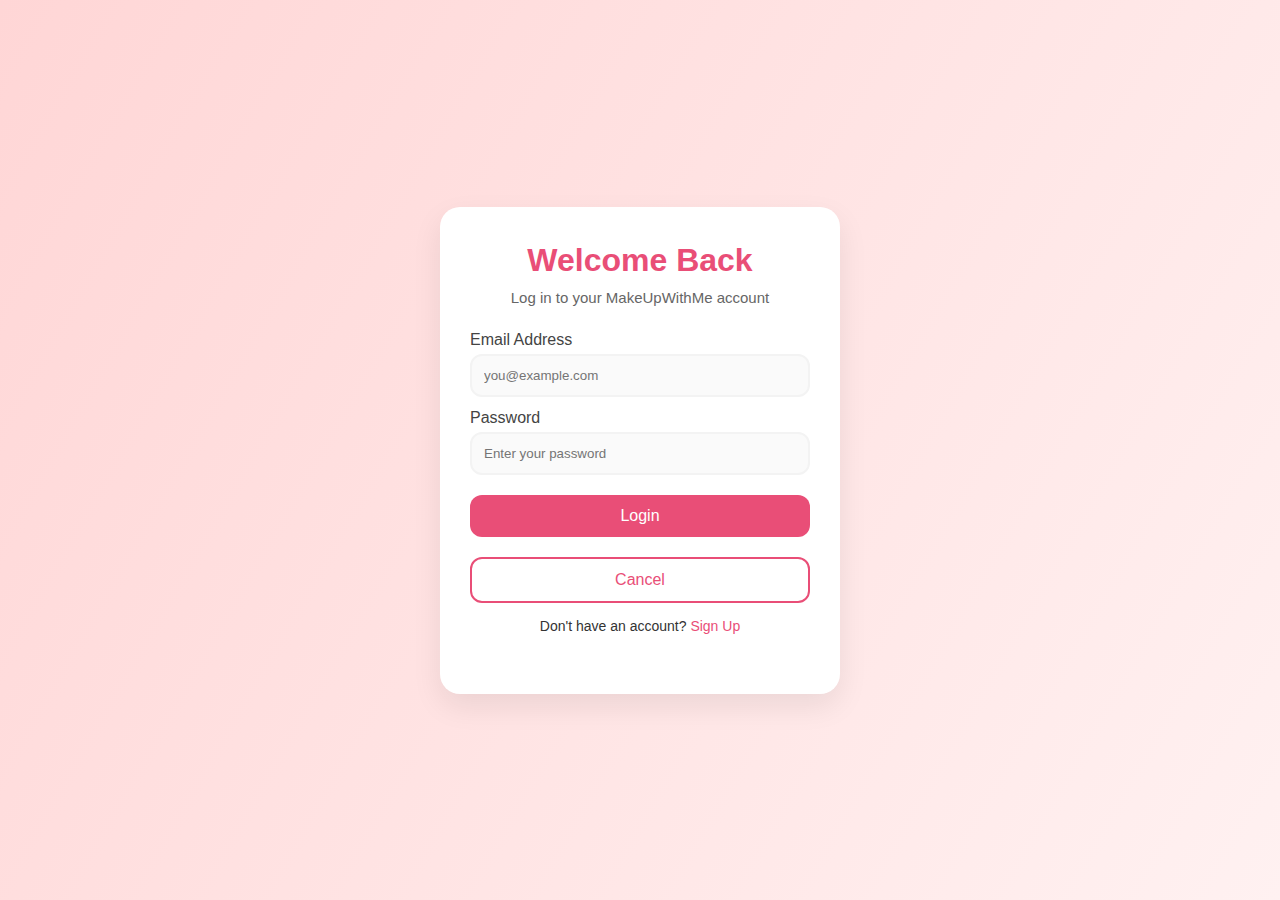
<file: login.html>
<!DOCTYPE html>
<html lang="en">
<head>
    <meta charset="UTF-8">
    <meta name="viewport" content="width=device-width, initial-scale=1.0">
    <title>MakeUpWithMe — Login</title>
    <style>
        /* Reset default styles */
        * {
            margin: 0;
            padding: 0;
            box-sizing: border-box;
        }

        body {
            background: linear-gradient(120deg, #FFD6D6, #FFF1F1);
            font-family: 'Segoe UI', Tahoma, Geneva, Verdana, sans-serif;
            display: flex;
            justify-content: center;
            align-items: center;
            min-height: 100vh;
        }

        .login-card {
            background: white;
            width: 100%;
            max-width: 400px;
            padding: 35px 30px;
            border-radius: 20px;
            box-shadow: 0 12px 30px rgba(0,0,0,0.08);
            text-align: center;
        }

        .login-card h1 {
            color: #E94E77;
            margin-bottom: 10px;
        }

        .login-card p {
            color: #666;
            margin-bottom: 25px;
            font-size: 15px;
        }

        label {
            display: block;
            text-align: left;
            margin: 12px 0 5px;
            font-weight: 500;
            color: #444;
        }

        input {
            width: 100%;
            padding: 12px;
            border: 2px solid #f3f3f3;
            border-radius: 12px;
            outline: none;
            transition: 0.3s ease;
            background: #fafafa;
        }

        input:focus {
            border-color: #E94E77;
            background: #fff;
            box-shadow: 0 0 0 3px rgba(233, 78, 119, 0.1);
        }

        .btn {
            background-color: #E94E77;
            color: white;
            border: none;
            width: 100%;
            padding: 12px;
            border-radius: 12px;
            margin-top: 20px;
            font-size: 16px;
            cursor: pointer;
            transition: 0.3s ease;
        }

        .btn:hover {
            background-color: #d83165;
        }

        .btn-cancel {
            background: transparent;
            color: #E94E77;
            border: 2px solid #E94E77;
        }

        .btn-cancel:hover {
            background: #E94E77;
            color: white;
        }

        .signup-link {
            margin-top: 15px;
            display: block;
            color: #333;
            font-size: 14px;
        }

        .signup-link a {
            color: #E94E77;
            text-decoration: none;
        }

        .signup-link a:hover {
            text-decoration: underline;
        }

        .error {
            color: red;
            font-size: 14px;
            margin-top: 10px;
        }
    </style>
</head>
<body>

<div class="login-card">
    <h1>Welcome Back</h1>
    <p>Log in to your MakeUpWithMe account</p>

    <form onsubmit="return validateLogin()" action="dashboard.html">
        <label for="email">Email Address</label>
        <input type="text" id="email" name="email" placeholder="you@example.com">

        <label for="password">Password</label>
        <input type="password" id="password" name="password" placeholder="Enter your password">

        <button class="btn" type="submit">Login</button>
        <button class="btn btn-cancel" type="reset">Cancel</button>

        <span class="signup-link">Don't have an account? <a href="signup.html">Sign Up</a></span>
        <p id="errorMsg" class="error"></p>
    </form>
</div>

<script>
function validateLogin() {
    let email = document.getElementById("email").value.trim();
    let password = document.getElementById("password").value.trim();
    let error = "";

    if (!/^[\w\.-]+@[a-zA-Z\d\.-]+\.[a-zA-Z]{2,}$/.test(email)) {
        error = "Please enter a valid email address.";
    } else if (password.length < 6) {
        error = "Password must be at least 6 characters long.";
    }

    document.getElementById("errorMsg").textContent = error;
    return error === "";
}
</script>

</body>
</html>
</file>
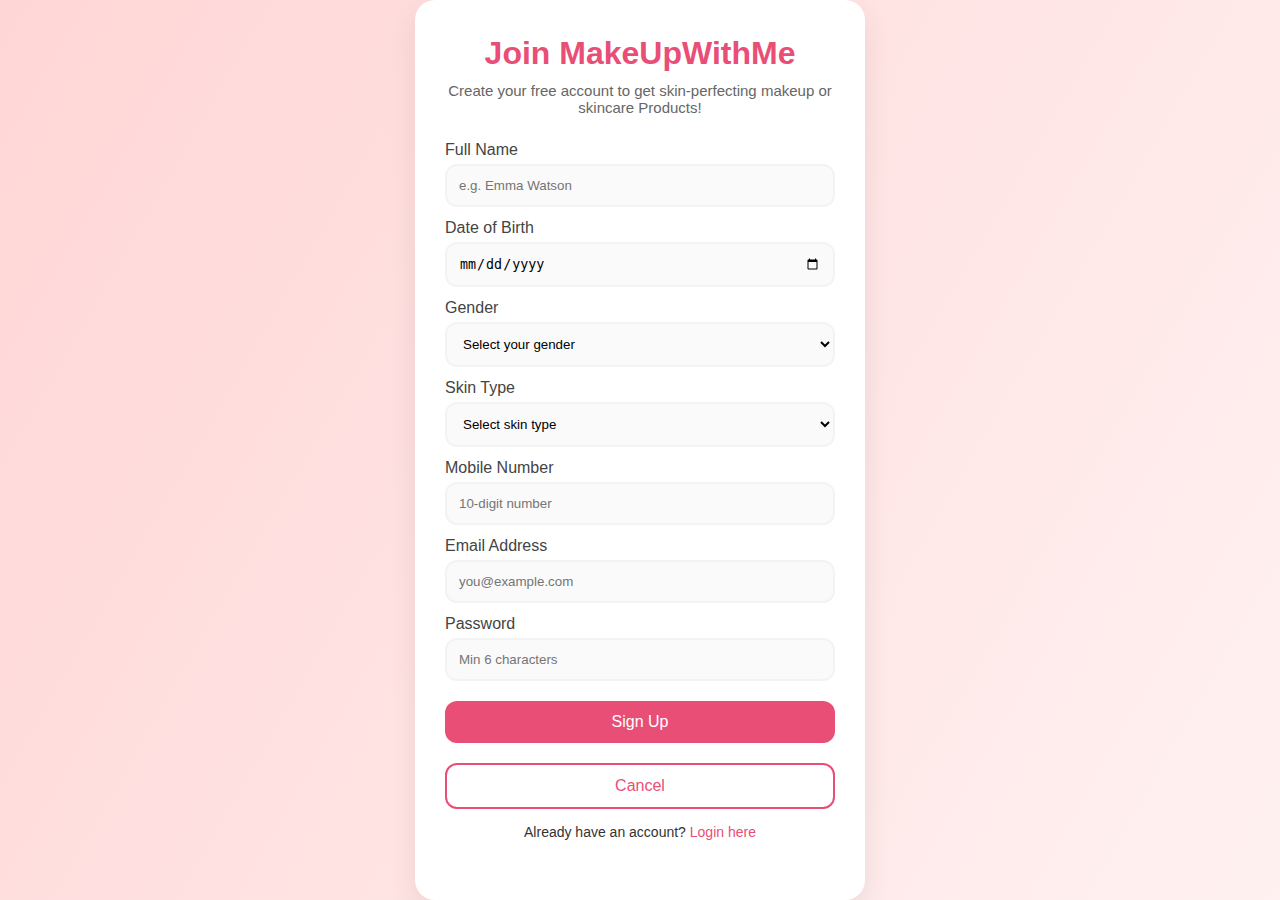
<file: signup.html>
<!DOCTYPE html>
<html lang="en">
<head>
    <meta charset="UTF-8">
    <meta name="viewport" content="width=device-width, initial-scale=1.0">
    <title>MakeUpWithMe — Create Account</title>
    <style>
        /* Reset default browser styles */
        * {
            margin: 0;
            padding: 0;
            box-sizing: border-box;
        }

        body {
            background: linear-gradient(120deg, #FFD6D6, #FFF1F1);
            font-family: 'Segoe UI', Tahoma, Geneva, Verdana, sans-serif;
            display: flex;
            justify-content: center;
            align-items: center;
            min-height: 100vh;
        }

        .registration-card {
            background: white;
            width: 100%;
            max-width: 450px;
            padding: 35px 30px;
            border-radius: 20px;
            box-shadow: 0 12px 30px rgba(0,0,0,0.08);
            text-align: center;
        }

        .registration-card h1 {
            color: #E94E77;
            margin-bottom: 10px;
        }

        .registration-card p {
            color: #666;
            margin-bottom: 25px;
            font-size: 15px;
        }

        label {
            display: block;
            text-align: left;
            margin: 12px 0 5px;
            font-weight: 500;
            color: #444;
        }

        input, select {
            width: 100%;
            padding: 12px;
            border: 2px solid #f3f3f3;
            border-radius: 12px;
            outline: none;
            transition: 0.3s ease;
            background: #fafafa;
        }

        input:focus, select:focus {
            border-color: #E94E77;
            background: #fff;
            box-shadow: 0 0 0 3px rgba(233, 78, 119, 0.1);
        }

        .checkbox-container {
            display: flex;
            align-items: center;
            margin-top: 10px;
            text-align: left;
        }

        .checkbox-container input {
            width: auto;
            margin-right: 8px;
        }

        .btn {
            background-color: #E94E77;
            color: white;
            border: none;
            width: 100%;
            padding: 12px;
            border-radius: 12px;
            margin-top: 20px;
            font-size: 16px;
            cursor: pointer;
            transition: 0.3s ease;
        }

        .btn:hover {
            background-color: #d83165;
        }

        .btn-cancel {
            background: transparent;
            color: #E94E77;
            border: 2px solid #E94E77;
        }

        .btn-cancel:hover {
            background: #E94E77;
            color: white;
        }

        .login-link {
            margin-top: 15px;
            display: block;
            color: #333;
            font-size: 14px;
        }

        .login-link a {
            color: #E94E77;
            text-decoration: none;
        }

        .login-link a:hover {
            text-decoration: underline;
        }

        .error {
            color: red;
            font-size: 14px;
            margin-top: 10px;
        }

    </style>
</head>
<body>

<div class="registration-card">
    <h1>Join MakeUpWithMe</h1>
    <p>Create your free account to get skin-perfecting makeup or skincare Products!</p>

    <form onsubmit="return validateForm()" action="signup.html">
        <label for="fullname">Full Name</label>
        <input type="text" id="fullname" name="fullname" placeholder="e.g. Emma Watson">

        <label for="dob">Date of Birth</label>
        <input type="date" id="dob" name="dob">

        <label for="gender">Gender</label>
        <select id="gender" name="gender">
            <option value="">Select your gender</option>
            <option>Female</option>
            <option>Male</option>
            <option>Non-binary</option>
            <option>Prefer not to say</option>
        </select>

        <label for="skinType">Skin Type</label>
        <select id="skinType" name="skinType">
            <option value="">Select skin type</option>
            <option>Normal</option>
            <option>Dry</option>
            <option>Oily</option>
            <option>Combination</option>
            <option>Sensitive</option>
        </select>


        <label for="phno">Mobile Number</label>
        <input type="number" id="phno" name="phno" placeholder="10-digit number">

        <label for="email">Email Address</label>
        <input type="text" id="email" name="email" placeholder="you@example.com">

        <label for="password">Password</label>
        <input type="password" id="password" name="password" placeholder="Min 6 characters">

        <button class="btn" type="submit">Sign Up</button>
        <button class="btn btn-cancel" type="reset">Cancel</button>

        <span class="login-link">Already have an account? <a href="login.html">Login here</a></span>
        <p id="errorMsg" class="error"></p>
    </form>
</div>

<script>
function validateForm() {
    let name = document.getElementById("fullname").value.trim();
    let phno = document.getElementById("phno").value.trim();
    let email = document.getElementById("email").value.trim();
    let password = document.getElementById("password").value.trim();
    let dob = document.getElementById("dob").value;
    let skinType = document.getElementById("skinType").value;
    let error = "";

    if (!/^[A-Za-z\s]{3,}$/.test(name)) {
        error = "Full Name must be at least 3 letters long and contain only alphabets.";
    } else if (!dob) {
        error = "Please select your Date of Birth.";
    } else if (skinType === "") {
        error = "Please select your skin type.";
    } else if (!/^\d{10}$/.test(phno)) {
        error = "Mobile number must be exactly 10 digits.";
    } else if (!/^[\w\.-]+@[a-zA-Z\d\.-]+\.[a-zA-Z]{2,}$/.test(email)) {
        error = "Please enter a valid email address.";
    } else if (!/^(?=.*[A-Z])(?=.*\d)(?=.*[\W_]).{6,}$/.test(password)) {
        error = "Password must include an uppercase letter, a number, and a special character.";
    }

    document.getElementById("errorMsg").textContent = error;
    return error === ""; // Only submit if no errors
}
</script>

</body>
</html>
</file>
